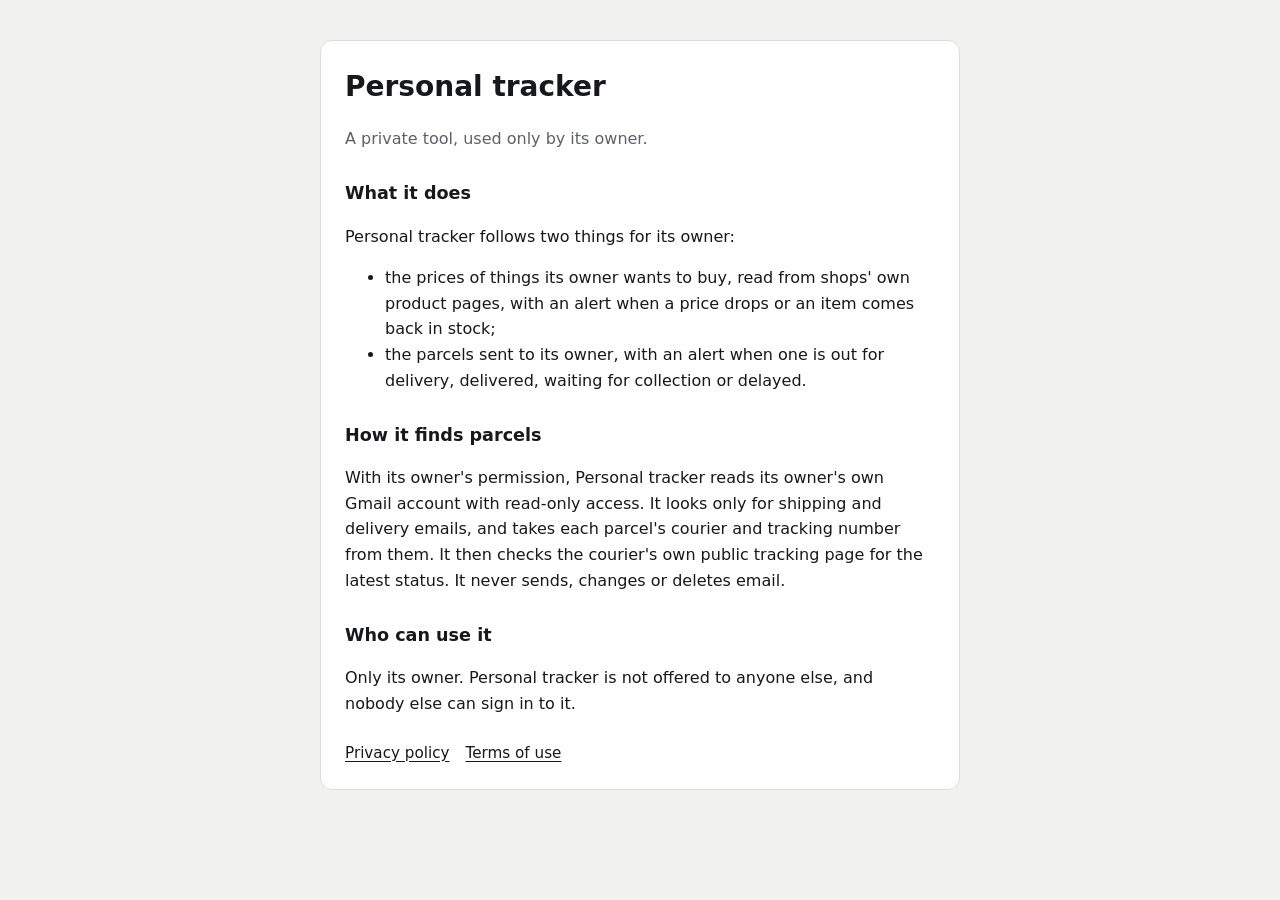
<file: index.html>
<!doctype html>
<html lang="en">
<head>
<meta charset="utf-8">
<meta name="viewport" content="width=device-width, initial-scale=1">
<title>Personal tracker</title>
<meta name="description" content="Personal tracker is a private tool that tracks the prices of things its owner wants to buy and the delivery status of parcels sent to its owner.">
<link rel="stylesheet" href="style.css">
</head>
<body>
<main>
<article>
<h1>Personal tracker</h1>
<p class="muted">A private tool, used only by its owner.</p>
<h2>What it does</h2>
<p>Personal tracker follows two things for its owner:</p>
<ul>
<li>the prices of things its owner wants to buy, read from shops' own product pages, with an alert when a price drops or an item comes back in stock;</li>
<li>the parcels sent to its owner, with an alert when one is out for delivery, delivered, waiting for collection or delayed.</li>
</ul>
<h2>How it finds parcels</h2>
<p>With its owner's permission, Personal tracker reads its owner's own Gmail account with read-only access. It looks only for shipping and delivery emails, and takes each parcel's courier and tracking number from them. It then checks the courier's own public tracking page for the latest status. It never sends, changes or deletes email.</p>
<h2>Who can use it</h2>
<p>Only its owner. Personal tracker is not offered to anyone else, and nobody else can sign in to it.</p>
<nav><a href="privacy.html">Privacy policy</a><a href="terms.html">Terms of use</a></nav>
</article>
</main>
</body>
</html>
</file>
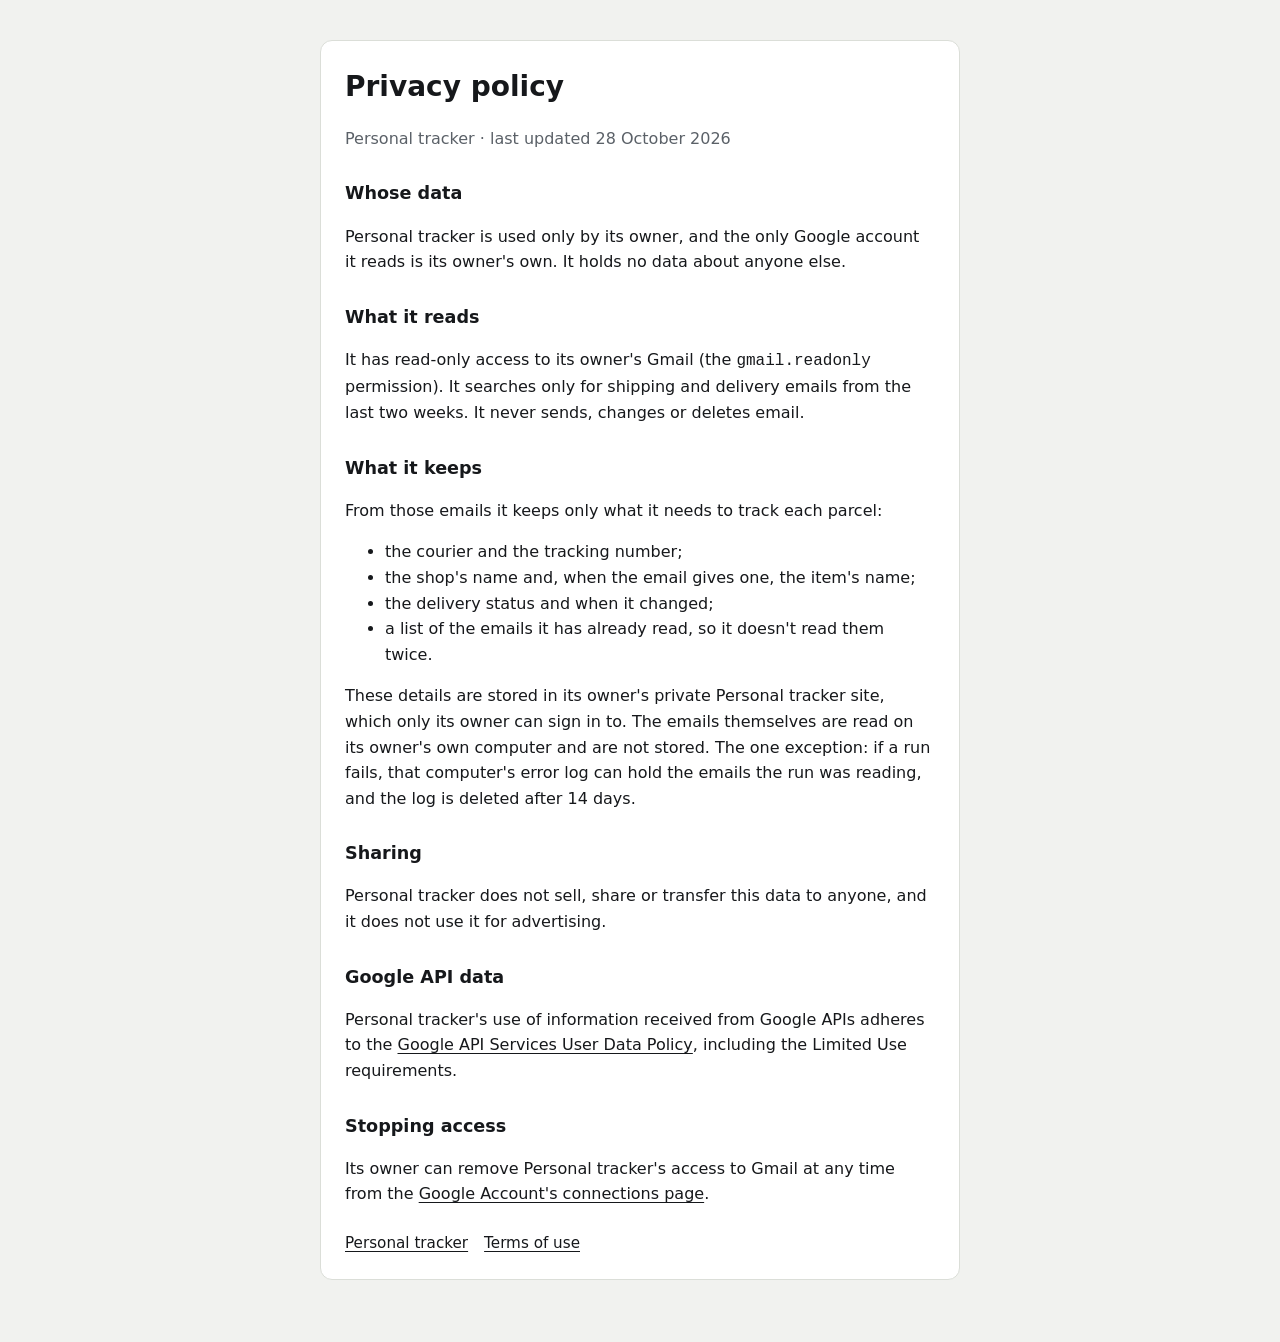
<file: privacy.html>
<!doctype html>
<html lang="en">
<head>
<meta charset="utf-8">
<meta name="viewport" content="width=device-width, initial-scale=1">
<title>Privacy policy · Personal tracker</title>
<meta name="description" content="How Personal tracker uses its owner's Gmail data.">
<link rel="stylesheet" href="style.css">
</head>
<body>
<main>
<article>
<h1>Privacy policy</h1>
<p class="muted">Personal tracker · last updated 28 October 2026</p>
<h2>Whose data</h2>
<p>Personal tracker is used only by its owner, and the only Google account it reads is its owner's own. It holds no data about anyone else.</p>
<h2>What it reads</h2>
<p>It has read-only access to its owner's Gmail (the <code>gmail.readonly</code> permission). It searches only for shipping and delivery emails from the last two weeks. It never sends, changes or deletes email.</p>
<h2>What it keeps</h2>
<p>From those emails it keeps only what it needs to track each parcel:</p>
<ul>
<li>the courier and the tracking number;</li>
<li>the shop's name and, when the email gives one, the item's name;</li>
<li>the delivery status and when it changed;</li>
<li>a list of the emails it has already read, so it doesn't read them twice.</li>
</ul>
<p>These details are stored in its owner's private Personal tracker site, which only its owner can sign in to. The emails themselves are read on its owner's own computer and are not stored. The one exception: if a run fails, that computer's error log can hold the emails the run was reading, and the log is deleted after 14 days.</p>
<h2>Sharing</h2>
<p>Personal tracker does not sell, share or transfer this data to anyone, and it does not use it for advertising.</p>
<h2>Google API data</h2>
<p>Personal tracker's use of information received from Google APIs adheres to the <a href="https://developers.google.com/terms/api-services-user-data-policy">Google API Services User Data Policy</a>, including the Limited Use requirements.</p>
<h2>Stopping access</h2>
<p>Its owner can remove Personal tracker's access to Gmail at any time from the <a href="https://myaccount.google.com/connections">Google Account's connections page</a>.</p>
<nav><a href="index.html">Personal tracker</a><a href="terms.html">Terms of use</a></nav>
</article>
</main>
</body>
</html>
</file>
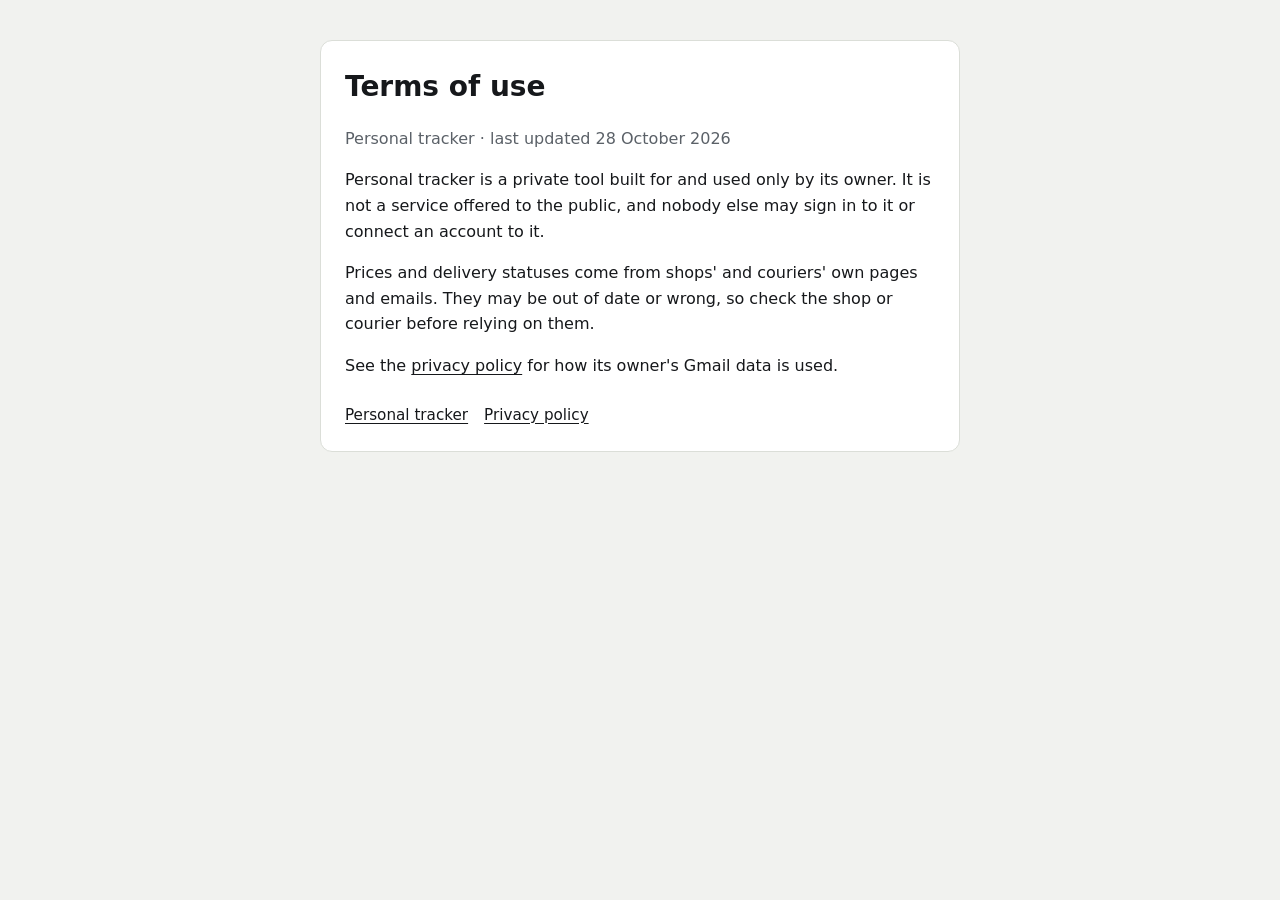
<file: terms.html>
<!doctype html>
<html lang="en">
<head>
<meta charset="utf-8">
<meta name="viewport" content="width=device-width, initial-scale=1">
<title>Terms of use · Personal tracker</title>
<meta name="description" content="Terms of use for Personal tracker, a private tool used only by its owner.">
<link rel="stylesheet" href="style.css">
</head>
<body>
<main>
<article>
<h1>Terms of use</h1>
<p class="muted">Personal tracker · last updated 28 October 2026</p>
<p>Personal tracker is a private tool built for and used only by its owner. It is not a service offered to the public, and nobody else may sign in to it or connect an account to it.</p>
<p>Prices and delivery statuses come from shops' and couriers' own pages and emails. They may be out of date or wrong, so check the shop or courier before relying on them.</p>
<p>See the <a href="privacy.html">privacy policy</a> for how its owner's Gmail data is used.</p>
<nav><a href="index.html">Personal tracker</a><a href="privacy.html">Privacy policy</a></nav>
</article>
</main>
</body>
</html>
</file>
<file: style.css>
:root { color-scheme: light dark; --ground: #f1f2ef; --surface: #ffffff; --ink: #16181b; --muted: #5b6168; --line: #dbded8; }
@media (prefers-color-scheme: dark) { :root { --ground: #121315; --surface: #1c1e21; --ink: #ecedee; --muted: #a3a8ae; --line: #2e3135; } }
* { box-sizing: border-box; }
body { margin: 0; background: var(--ground); color: var(--ink); font: 16px/1.6 system-ui, -apple-system, "Segoe UI", sans-serif; }
main { max-width: 42rem; margin: 0 auto; padding: 40px 16px 64px; }
article { background: var(--surface); border: 1px solid var(--line); border-radius: 12px; padding: 24px; }
h1 { margin: 0 0 4px; font-size: 1.75rem; }
h2 { margin: 28px 0 8px; font-size: 1.1rem; }
p, li { color: var(--ink); }
.muted { color: var(--muted); }
nav { display: flex; gap: 16px; margin-top: 24px; font-size: .95rem; }
a { color: inherit; text-underline-offset: 3px; }
</file>
